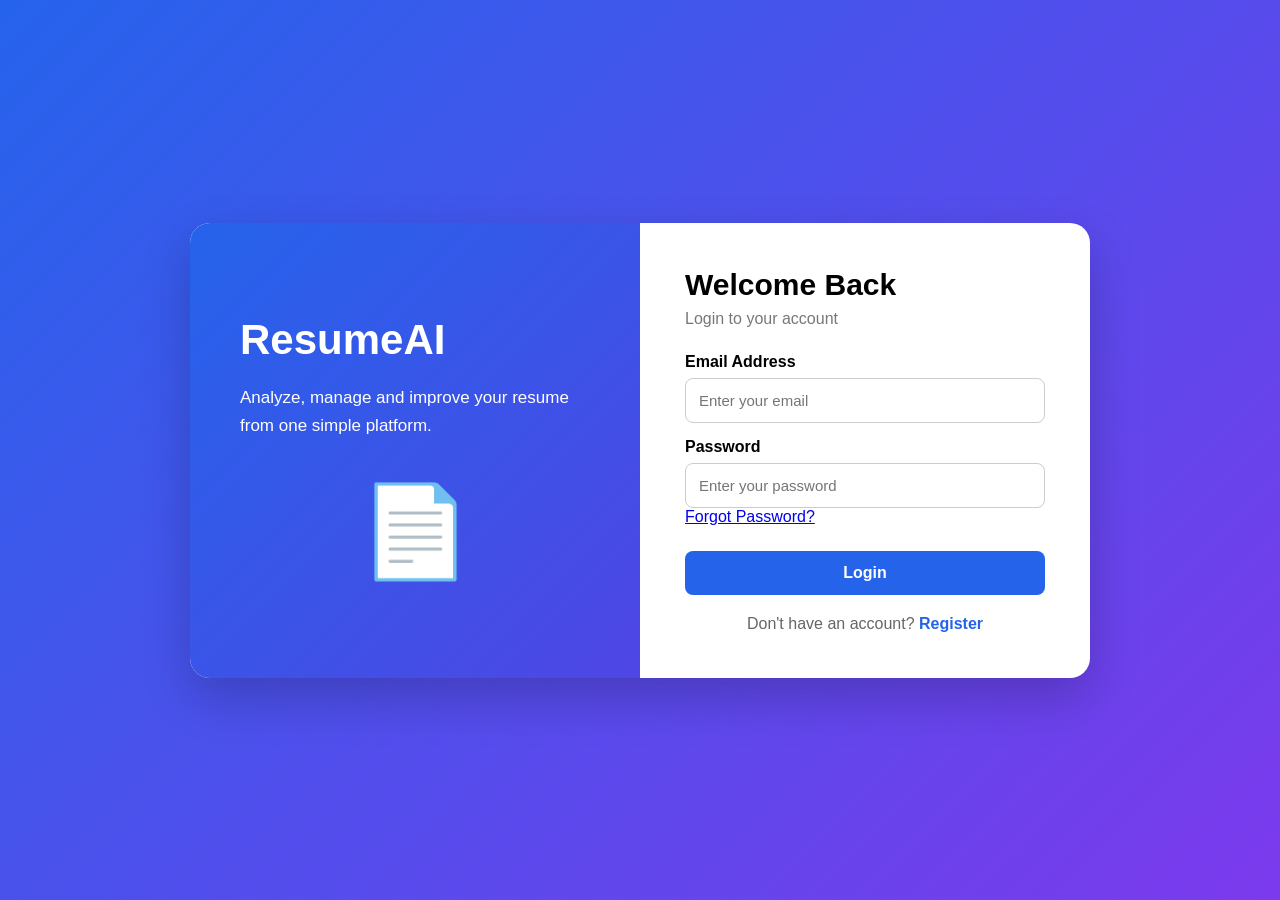
<file: index.html>
<!DOCTYPE html>
<html lang="en">
<head>
    <meta charset="UTF-8">
    <meta name="viewport" content="width=device-width, initial-scale=1.0">
    <title>ResumeAI - Login</title>
    <link rel="stylesheet" href="style.css">
</head>

<body>

<div class="auth-container">

    <div class="welcome">
        <h1>ResumeAI</h1>
        <p>
            Analyze, manage and improve your resume
            from one simple platform.
        </p>
        <div class="big-icon">📄</div>
    </div>

    <div class="auth-box">

        <!-- LOGIN -->

        <div id="loginForm">

            <h2>Welcome Back</h2>
            <p class="sub">Login to your account</p>

            <form onsubmit="loginUser(event)">

                <label>Email Address</label>

                <input
                    type="email"
                    id="loginEmail"
                    placeholder="Enter your email"
                    required
                >

                <small id="loginEmailError"></small>


                <label>Password</label>

                <input
                    type="password"
                    id="loginPassword"
                    placeholder="Enter your password"
                    required
                >
                <a href="forgot-password.html" class="forgot-link">
    Forgot Password?
</a>

                <small id="loginPasswordError"></small>
                

                <button type="submit">
                    Login
                </button>

            </form>

            <p class="switch">
                Don't have an account?

                <span onclick="showRegister()">
                    Register
                </span>
            </p>

            <p id="loginMessage"></p>

        </div>


        <!-- REGISTER -->

        <div id="registerForm" class="hidden">

            <h2>Create Account</h2>
            <p class="sub">Register your account</p>

            <form onsubmit="registerUser(event)">

                <label>Full Name</label>

                <input
                    type="text"
                    id="name"
                    placeholder="Enter your name"
                    required
                >

                <small id="nameError"></small>


                <label>Email Address</label>

                <input
                    type="email"
                    id="registerEmail"
                    placeholder="Enter your email"
                    required
                >

                <small id="registerEmailError"></small>


                <label>Password</label>

                <input
                    type="password"
                    id="registerPassword"
                    placeholder="Create password"
                    required
                >

                <small id="passwordError"></small>


                <label>Confirm Password</label>

                <input
                    type="password"
                    id="confirmPassword"
                    placeholder="Confirm password"
                    required
                >

                <small id="confirmPasswordError"></small>


                <button type="submit">
                    Register
                </button>

            </form>

            <p class="switch">
                Already have an account?

                <span onclick="showLogin()">
                    Login
                </span>
            </p>

            <p id="registerMessage"></p>

        </div>

    </div>

</div>


<script>

function showRegister() {

    document.getElementById("loginForm")
        .classList.add("hidden");

    document.getElementById("registerForm")
        .classList.remove("hidden");

}


function showLogin() {

    document.getElementById("registerForm")
        .classList.add("hidden");

    document.getElementById("loginForm")
        .classList.remove("hidden");

}


/* REGISTER */

function registerUser(event) {

    event.preventDefault();

    const name =
        document.getElementById("name").value.trim();

    const email =
        document.getElementById("registerEmail")
        .value.trim();

    const password =
        document.getElementById("registerPassword").value;

    const confirmPassword =
        document.getElementById("confirmPassword").value;


    let valid = true;


    document.querySelectorAll("small")
        .forEach(x => x.textContent = "");


    if (name === "") {

        document.getElementById("nameError")
            .textContent = "Name is required";

        valid = false;
    }


    const emailPattern =
        /^[^\s@]+@[^\s@]+\.[^\s@]+$/;


    if (!emailPattern.test(email)) {

        document.getElementById("registerEmailError")
            .textContent = "Enter a valid email";

        valid = false;
    }


    if (password.length < 8) {

        document.getElementById("passwordError")
            .textContent =
            "Password must contain at least 8 characters";

        valid = false;

    } else if (
        !/[A-Z]/.test(password) ||
        !/[a-z]/.test(password) ||
        !/[0-9]/.test(password)
    ) {

        document.getElementById("passwordError")
            .textContent =
            "Use uppercase, lowercase and number";

        valid = false;
    }


    if (password !== confirmPassword) {

        document.getElementById("confirmPasswordError")
            .textContent =
            "Passwords do not match";

        valid = false;
    }


    if (!valid) return;


    /* SAVE USER - DEMO ONLY */

    localStorage.setItem(
        "registeredName",
        name
    );

    localStorage.setItem(
        "registeredEmail",
        email
    );

    localStorage.setItem(
        "registeredPassword",
        password
    );


    document.getElementById("registerMessage")
        .textContent =
        "Registration successful! Please login.";

    document.getElementById("registerMessage")
        .className = "success";


    setTimeout(() => {

        showLogin();

        document.getElementById("loginEmail")
            .value = email;

    }, 1000);

}


/* LOGIN */

function loginUser(event) {

    event.preventDefault();


    const email =
        document.getElementById("loginEmail")
        .value.trim();

    const password =
        document.getElementById("loginPassword")
        .value;


    const registeredEmail =
        localStorage.getItem("registeredEmail");

    const registeredPassword =
        localStorage.getItem("registeredPassword");


    document.getElementById("loginEmailError")
        .textContent = "";

    document.getElementById("loginPasswordError")
        .textContent = "";

    document.getElementById("loginMessage")
        .textContent = "";


    if (
        email === registeredEmail &&
        password === registeredPassword
    ) {

        localStorage.setItem(
            "isLoggedIn",
            "true"
        );

        localStorage.setItem(
            "userEmail",
            email
        );


        window.location.href =
            "../resume-dashboard/dashboard.html";

    }

    else {

        document.getElementById("loginMessage")
            .textContent =
            "Invalid email or password";

        document.getElementById("loginMessage")
            .className = "error";

    }

}

</script>

</body>
</html>
</file>
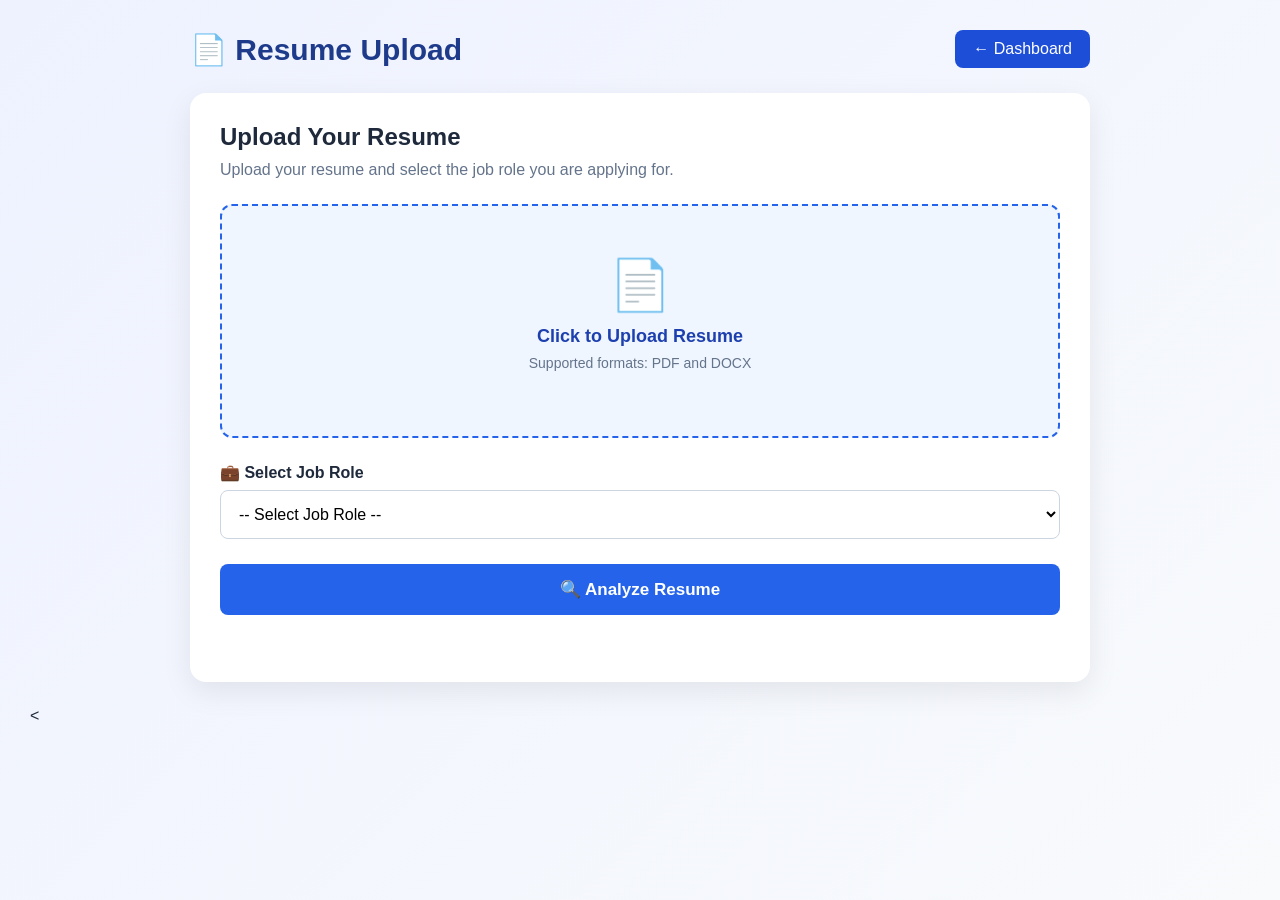
<file: art.html>
<!DOCTYPE html>
<html lang="en">

<head>

    <meta charset="UTF-8">

    <meta name="viewport"
          content="width=device-width, initial-scale=1.0">

    <title>Resume Upload - ResumeAI</title>

    <style>

        * {
            box-sizing: border-box;
            margin: 0;
            padding: 0;
        }

        body {

            font-family: Arial, sans-serif;

            background:
                linear-gradient(
                    135deg,
                    #eef2ff,
                    #f8fafc
                );

            min-height: 100vh;

            padding: 30px;

            color: #1e293b;
        }

        .container {

            max-width: 900px;

            margin: auto;
        }

        /* TOP BAR */

        .topbar {

            display: flex;

            justify-content: space-between;

            align-items: center;

            margin-bottom: 25px;
        }

        .topbar h1 {

            color: #1e3a8a;

            font-size: 30px;
        }

        .back-btn {

            text-decoration: none;

            background: #1d4ed8;

            color: white;

            padding: 10px 18px;

            border-radius: 8px;
        }

        .back-btn:hover {

            background: #1e40af;
        }

        /* CARD */

        .card {

            background: white;

            padding: 30px;

            border-radius: 16px;

            box-shadow:
                0 10px 30px
                rgba(0,0,0,0.08);

            margin-bottom: 25px;
        }

        .card h2 {

            margin-bottom: 10px;

            color: #1e293b;
        }

        .card p {

            color: #64748b;

            margin-bottom: 25px;
        }

        /* UPLOAD */

        .upload-box {

            border: 2px dashed #2563eb;

            padding: 50px 20px;

            text-align: center;

            border-radius: 12px;

            background: #eff6ff;

            cursor: pointer;

            display: block;

            transition: 0.2s;
        }

        .upload-box:hover {

            background: #dbeafe;
        }

        .upload-box input {

            display: none;
        }

        .upload-icon {

            font-size: 50px;

            margin-bottom: 12px;
        }

        .upload-title {

            font-size: 18px;

            font-weight: bold;

            color: #1e40af;
        }

        .upload-info {

            margin-top: 8px;

            color: #64748b;

            font-size: 14px;
        }

        .file-name {

            margin-top: 15px;

            font-weight: bold;

            color: #2563eb;

            word-break: break-word;
        }

        /* JOB ROLE */

        .job-section {

            margin-top: 25px;
        }

        .job-section label {

            font-weight: bold;

            display: block;

            margin-bottom: 8px;
        }

        select {

            width: 100%;

            padding: 14px;

            border: 1px solid #cbd5e1;

            border-radius: 8px;

            font-size: 16px;

            background: white;

            outline: none;
        }

        select:focus {

            border-color: #2563eb;

            box-shadow:
                0 0 0 3px
                rgba(37,99,235,0.15);
        }

        /* BUTTON */

        .analyze-btn {

            width: 100%;

            margin-top: 25px;

            padding: 15px;

            border: none;

            border-radius: 8px;

            background: #2563eb;

            color: white;

            font-size: 17px;

            font-weight: bold;

            cursor: pointer;
        }

        .analyze-btn:hover {

            background: #1d4ed8;
        }

        .analyze-btn:disabled {

            background: #94a3b8;

            cursor: not-allowed;
        }

        /* MESSAGE */

        #message {

            margin-top: 15px;

            text-align: center;

            font-weight: bold;

            min-height: 22px;
        }

        /* RESPONSIVE */

        @media (max-width: 700px) {

            body {

                padding: 15px;
            }

            .topbar {

                flex-direction: column;

                align-items: flex-start;

                gap: 15px;
            }

            .topbar h1 {

                font-size: 24px;
            }

            .card {

                padding: 20px;
            }

        }

    </style>

</head>


<body>


<div class="container">


    <!-- TOP BAR -->

    <div class="topbar">

        <h1>
            📄 Resume Upload
        </h1>

        <a
            href="dashboard.html"
            class="back-btn"
        >
            ← Dashboard
        </a>

    </div>


    <!-- MAIN CARD -->

    <div class="card">

        <h2>
            Upload Your Resume
        </h2>

        <p>
            Upload your resume and select
            the job role you are applying for.
        </p>


        <!-- RESUME UPLOAD -->

        <label
            class="upload-box"
            for="resume"
        >

            <div class="upload-icon">
                📄
            </div>

            <div class="upload-title">
                Click to Upload Resume
            </div>

            <div class="upload-info">
                Supported formats: PDF and DOCX
            </div>

            <input
                type="file"
                id="resume"
                accept=".pdf,.docx"
                onchange="showFile()"
            >

            <div
                class="file-name"
                id="fileName"
            ></div>

        </label>


        <!-- JOB ROLE -->

        <div class="job-section">

            <label for="jobRole">
                💼 Select Job Role
            </label>

            <select id="jobRole">

                <option value="">
                    -- Select Job Role --
                </option>

                <option value="Python Developer">
                    Python Developer
                </option>

                <option value="Data Scientist">
                    Data Scientist
                </option>

                <option value="Data Analyst">
                    Data Analyst
                </option>

                <option value="AI Engineer">
                    AI Engineer
                </option>

                <option value="Machine Learning Engineer">
                    Machine Learning Engineer
                </option>

                <option value="Deep Learning Engineer">
                    Deep Learning Engineer
                </option>

                <option value="Data Engineer">
                    Data Engineer
                </option>

                <option value="Web Developer">
                    Web Developer
                </option>

                <option value="Frontend Developer">
                    Frontend Developer
                </option>

                <option value="Backend Developer">
                    Backend Developer
                </option>

                <option value="Full Stack Developer">
                    Full Stack Developer
                </option>

                <option value="Java Developer">
                    Java Developer
                </option>

                <option value="Software Developer">
                    Software Developer
                </option>

                <option value="Software Engineer">
                    Software Engineer
                </option>

                <option value="Cloud Engineer">
                    Cloud Engineer
                </option>

                <option value="DevOps Engineer">
                    DevOps Engineer
                </option>

                <option value="Cybersecurity Analyst">
                    Cybersecurity Analyst
                </option>

                <option value="NLP Engineer">
                    NLP Engineer
                </option>

                <option value="Computer Vision Engineer">
                    Computer Vision Engineer
                </option>

                <option value="Database Administrator">
                    Database Administrator
                </option>

            </select>

        </div>


        <!-- ANALYZE -->

        <button
            class="analyze-btn"
            id="analyzeBtn"
            onclick="analyzeResume()"
        >
            🔍 Analyze Resume
        </button>


        <div id="message"></div>

    </div>

</div>



<<script>

    const API = "http://127.0.0.1:5000";


    function showFile() {

        const file =
            document.getElementById("resume").files[0];

        const fileName =
            document.getElementById("fileName");

        if (file) {

            fileName.textContent =
                "Selected: " + file.name;

        } else {

            fileName.textContent = "";

        }
    }


    async function analyzeResume() {

        const fileInput =
            document.getElementById("resume");

        const jobRole =
            document.getElementById("jobRole").value;

        const message =
            document.getElementById("message");

        const button =
            document.getElementById("analyzeBtn");


        // Resume check

        if (!fileInput.files.length) {

            message.textContent =
                "Please select your resume.";

            message.style.color = "#dc2626";

            return;
        }


        // Job role check

        if (!jobRole) {

            message.textContent =
                "Please select a job role.";

            message.style.color = "#dc2626";

            return;
        }


        const formData =
            new FormData();


        formData.append(
            "resume",
            fileInput.files[0]
        );


        formData.append(
            "job_role",
            jobRole
        );


        button.disabled = true;

        button.textContent =
            "⏳ Analyzing...";


        message.textContent =
            "Please wait, analyzing your resume...";

        message.style.color = "#2563eb";


        try {

            const response =
                await fetch(
                    API + "/api/ats/analyze",
                    {
                        method: "POST",
                        body: formData
                    }
                );


            const data =
                await response.json();


            console.log(
                "ATS Response:",
                data
            );


            if (!response.ok || !data.success) {

                message.textContent =
                    data.message ||
                    "ATS analysis failed.";

                message.style.color =
                    "#dc2626";

                return;
            }


            /*
             * IMPORTANT
             * Save ATS result
             */

            sessionStorage.setItem(
                "atsResult",
                JSON.stringify(data)
            );


            /*
             * Go directly to ATS result page
             */

            window.location.href =
                "ats-result.html";

        }


        catch (error) {

            console.error(
                "ATS Error:",
                error
            );


            message.textContent =
                "❌ Unable to connect to backend. Make sure Flask is running.";

            message.style.color =
                "#dc2626";

        }


        finally {

            button.disabled = false;

            button.textContent =
                "🔍 Analyze Resume";

        }

    }

</script>   


</body>

</html>
</file>
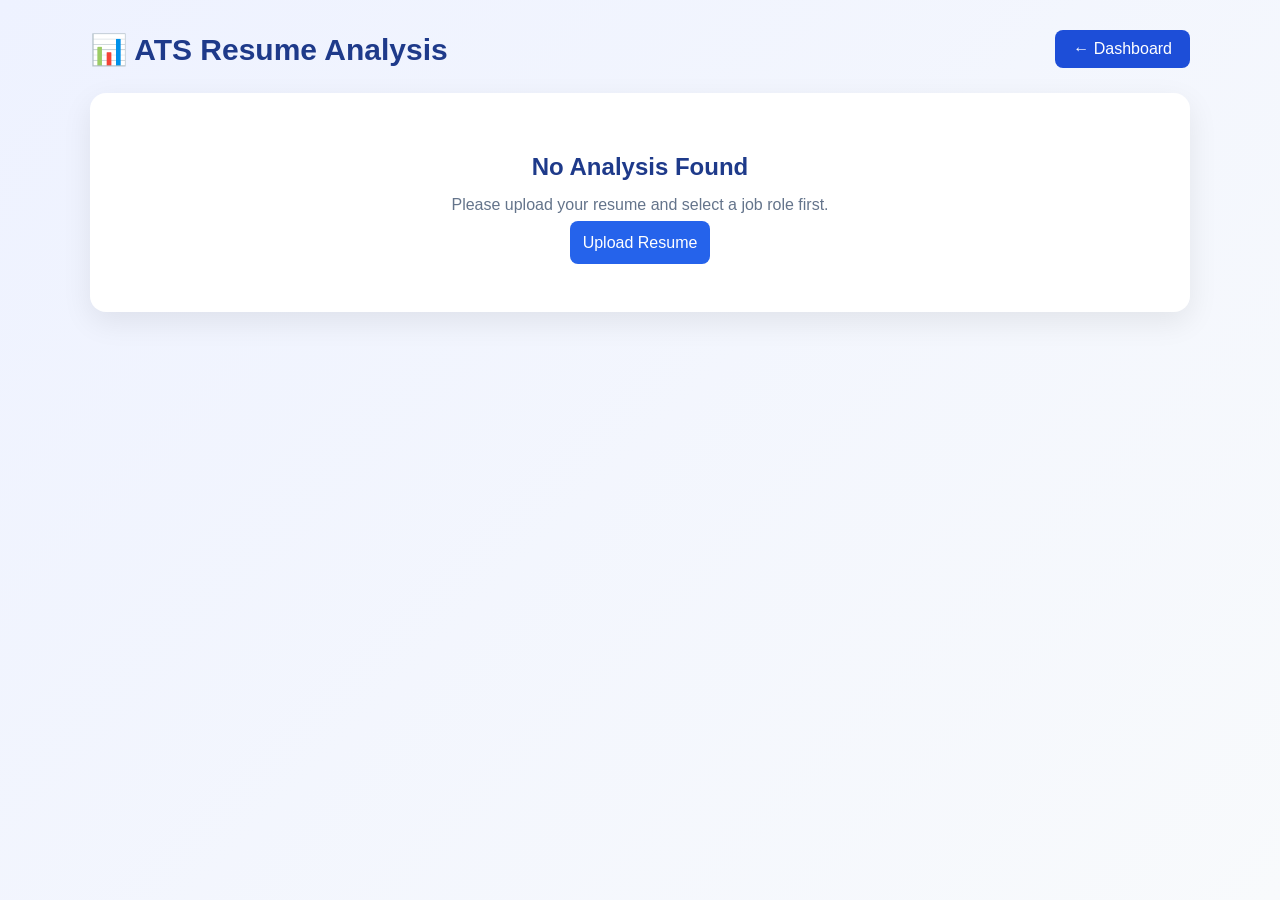
<file: ats-result.html>
<!DOCTYPE html>
<html lang="en">

<head>

    <meta charset="UTF-8">

    <meta name="viewport"
          content="width=device-width, initial-scale=1.0">

    <title>ATS Resume Analysis</title>


    <style>

        * {
            box-sizing: border-box;
            margin: 0;
            padding: 0;
        }


        body {

            font-family: Arial, sans-serif;

            background:
                linear-gradient(
                    135deg,
                    #eef2ff,
                    #f8fafc
                );

            min-height: 100vh;

            padding: 30px;

            color: #1e293b;
        }


        .container {

            max-width: 1100px;

            margin: auto;
        }


        .topbar {

            display: flex;

            justify-content: space-between;

            align-items: center;

            margin-bottom: 25px;
        }


        .topbar h1 {

            font-size: 30px;

            color: #1e3a8a;
        }


        .back-btn {

            text-decoration: none;

            background: #1d4ed8;

            color: white;

            padding: 10px 18px;

            border-radius: 8px;

            transition: 0.2s;
        }


        .back-btn:hover {

            background: #1e40af;
        }


        .card {

            background: white;

            padding: 30px;

            border-radius: 16px;

            box-shadow:
                0 10px 30px
                rgba(0,0,0,0.08);

            margin-bottom: 25px;
        }


        .score-section {

            display: flex;

            justify-content: center;

            align-items: center;

            margin: 30px 0;
        }


        .score-circle {

            width: 200px;

            height: 200px;

            border-radius: 50%;

            background:
                conic-gradient(
                    #2563eb var(--score, 0%),
                    #e2e8f0 0
                );

            display: flex;

            justify-content: center;

            align-items: center;
        }


        .score-inner {

            width: 150px;

            height: 150px;

            background: white;

            border-radius: 50%;

            display: flex;

            flex-direction: column;

            justify-content: center;

            align-items: center;
        }


        .score {

            font-size: 42px;

            font-weight: bold;

            color: #1d4ed8;
        }


        .status {

            margin-top: 8px;

            color: #64748b;

            font-size: 18px;
        }


        .role {

            text-align: center;

            color: #1e3a8a;

            margin-top: 10px;
        }


        .grid {

            display: grid;

            grid-template-columns:
                repeat(2, 1fr);

            gap: 20px;

            margin-bottom: 25px;
        }


        .skill-box {

            background: white;

            padding: 25px;

            border-radius: 14px;

            box-shadow:
                0 5px 20px
                rgba(0,0,0,0.06);
        }


        .skill-box h2 {

            margin-bottom: 15px;
        }


        .skills {

            display: flex;

            flex-wrap: wrap;

            gap: 8px;
        }


        .skill {

            padding: 8px 13px;

            border-radius: 20px;

            font-size: 13px;

            font-weight: 500;
        }


        .matched {

            background: #dcfce7;

            color: #166534;
        }


        .missing {

            background: #fee2e2;

            color: #991b1b;
        }


        .analysis-list {

            list-style: none;

            margin-top: 15px;
        }


        .analysis-list li {

            padding: 10px;

            border-bottom:
                1px solid #e2e8f0;

            font-size: 16px;
        }


        .suggestion {

            background: #eff6ff;

            color: #1e40af;

            padding: 13px;

            margin-top: 10px;

            border-radius: 8px;
        }


        .button-area {

            display: flex;

            gap: 15px;

            margin-top: 20px;
        }


        .btn {

            flex: 1;

            padding: 13px;

            border: none;

            border-radius: 8px;

            background: #2563eb;

            color: white;

            font-size: 16px;

            cursor: pointer;

            text-decoration: none;

            text-align: center;
        }


        .btn:hover {

            background: #1d4ed8;
        }


        .empty {

            text-align: center;

            padding: 60px 20px;
        }


        .empty h2 {

            margin-bottom: 15px;

            color: #1e3a8a;
        }


        .empty p {

            color: #64748b;

            margin-bottom: 20px;
        }


        @media (max-width: 700px) {

            body {

                padding: 15px;
            }


            .grid {

                grid-template-columns: 1fr;
            }


            .topbar {

                flex-direction: column;

                align-items: flex-start;

                gap: 15px;
            }


            .button-area {

                flex-direction: column;
            }

        }

    </style>

</head>


<body>


<div class="container">


    <!-- TOP BAR -->

    <div class="topbar">

        <h1>
            📊 ATS Resume Analysis
        </h1>


        <a
            href="dashboard.html"
            class="back-btn"
        >
            ← Dashboard
        </a>

    </div>



    <!-- RESULT -->

    <div id="result">


        <!-- SCORE -->

        <div class="card">

            <h2>
                ATS Score
            </h2>


            <div class="score-section">

                <div
                    class="score-circle"
                    id="scoreCircle"
                >

                    <div class="score-inner">

                        <div
                            class="score"
                            id="score"
                        >
                            0
                        </div>


                        <div
                            class="status"
                            id="status"
                        >
                        </div>

                    </div>

                </div>

            </div>


            <h2
                class="role"
                id="roleResult"
            >
            </h2>

        </div>



        <!-- SKILLS -->

        <div class="grid">


            <div class="skill-box">

                <h2>
                    ✅ Matched Skills
                </h2>


                <div
                    class="skills"
                    id="matchedSkills"
                >
                </div>

            </div>



            <div class="skill-box">

                <h2>
                    ❌ Missing Skills
                </h2>


                <div
                    class="skills"
                    id="missingSkills"
                >
                </div>

            </div>


        </div>



        <!-- ANALYSIS -->

        <div class="card">

            <h2>
                📋 Resume Analysis
            </h2>


            <ul
                class="analysis-list"
                id="analysis"
            >
            </ul>

        </div>



        <!-- SUGGESTIONS -->

        <div class="card">

            <h2>
                💡 Improvement Suggestions
            </h2>


            <div id="suggestions">
            </div>

        </div>



        <!-- BUTTONS -->

        <div class="button-area">

            <a
                href="art.html"
                class="btn"
            >
                ← Analyze Another Resume
            </a>


            <a
                href="history.html"
                class="btn"
            >
                📜 View History
            </a>

        </div>

    </div>



    <!-- NO RESULT -->

    <div
        class="card empty"
        id="noResult"
        style="display:none;"
    >

        <h2>
            No Analysis Found
        </h2>


        <p>
            Please upload your resume and
            select a job role first.
        </p>


        <a
            href="art.html"
            class="btn"
        >
            Upload Resume
        </a>

    </div>


</div>



<script>


    // Get ATS result from sessionStorage

    const savedData =
        sessionStorage.getItem("atsResult");


    if (!savedData) {

        document.getElementById("result")
            .style.display = "none";

        document.getElementById("noResult")
            .style.display = "block";

    }

    else {

        try {

            const data =
                JSON.parse(savedData);


            displayResult(data);

        }

        catch (error) {

            console.error(
                "Result Error:",
                error
            );

            document.getElementById("result")
                .style.display = "none";

            document.getElementById("noResult")
                .style.display = "block";

        }

    }



    function displayResult(data) {


        // SCORE

        document.getElementById("score")
            .textContent =
            data.score + "%";


        document.getElementById("status")
            .textContent =
            data.status;


        document.getElementById("roleResult")
            .textContent =
            "Job Role: " + data.job_role;


        document.getElementById("scoreCircle")
            .style.setProperty(
                "--score",
                data.score + "%"
            );



        // MATCHED SKILLS

        const matched =
            document.getElementById(
                "matchedSkills"
            );


        matched.innerHTML = "";


        if (
            data.matched_skills &&
            data.matched_skills.length > 0
        ) {

            data.matched_skills.forEach(
                skill => {

                    const span =
                        document.createElement(
                            "span"
                        );


                    span.className =
                        "skill matched";


                    span.textContent =
                        skill;


                    matched.appendChild(span);

                }
            );

        }

        else {

            matched.innerHTML =
                "<span>No matched skills</span>";

        }



        // MISSING SKILLS

        const missing =
            document.getElementById(
                "missingSkills"
            );


        missing.innerHTML = "";


        if (
            data.missing_skills &&
            data.missing_skills.length > 0
        ) {

            data.missing_skills.forEach(
                skill => {

                    const span =
                        document.createElement(
                            "span"
                        );


                    span.className =
                        "skill missing";


                    span.textContent =
                        skill;


                    missing.appendChild(span);

                }
            );

        }

        else {

            missing.innerHTML =
                "<span>No missing skills 🎉</span>";

        }



        // RESUME ANALYSIS

        const analysis =
            document.getElementById(
                "analysis"
            );


        analysis.innerHTML = "";


        if (data.sections) {

            Object.entries(
                data.sections
            ).forEach(
                ([section, found]) => {

                    const li =
                        document.createElement(
                            "li"
                        );


                    li.textContent =
                        section.toUpperCase()
                        + ": "
                        + (
                            found
                            ? "✅ Found"
                            : "❌ Missing"
                        );


                    analysis.appendChild(li);

                }
            );

        }



        // EMAIL

        const email =
            document.createElement("li");


        email.textContent =
            "Email: "
            + (
                data.email_found
                ? "✅ Found"
                : "❌ Not Found"
            );


        analysis.appendChild(email);



        // PHONE

        const phone =
            document.createElement("li");


        phone.textContent =
            "Phone: "
            + (
                data.phone_found
                ? "✅ Found"
                : "❌ Not Found"
            );


        analysis.appendChild(phone);



        // SUGGESTIONS

        const suggestions =
            document.getElementById(
                "suggestions"
            );


        suggestions.innerHTML = "";


        if (
            data.suggestions &&
            data.suggestions.length > 0
        ) {

            data.suggestions.forEach(
                suggestion => {

                    const div =
                        document.createElement(
                            "div"
                        );


                    div.className =
                        "suggestion";


                    div.textContent =
                        "💡 " + suggestion;


                    suggestions.appendChild(div);

                }
            );

        }

        else {

            suggestions.innerHTML =
                "<div class='suggestion'>🎉 Your resume looks good!</div>";

        }

    }

</script>


</body>

</html>
</file>
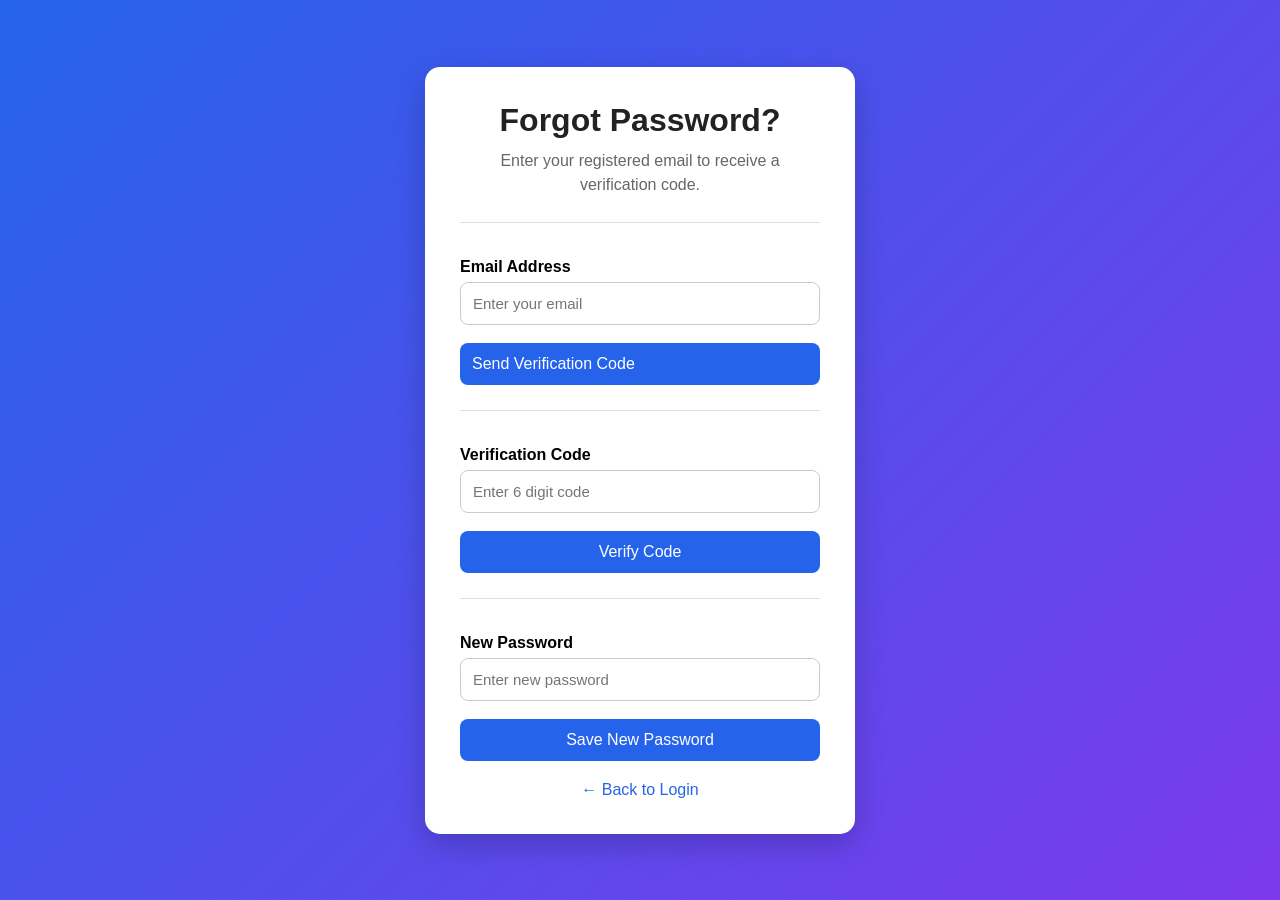
<file: forgot-password.html>
<!DOCTYPE html>
<html lang="en">

<head>
    <meta charset="UTF-8">

    <meta
        name="viewport"
        content="width=device-width, initial-scale=1.0"
    >

    <title>Forgot Password - ResumeAI</title>

    <style>

        * {
            box-sizing: border-box;
            margin: 0;
            padding: 0;
        }

        body {
            font-family: Arial, sans-serif;

            min-height: 100vh;

            display: flex;
            justify-content: center;
            align-items: center;

            background:
                linear-gradient(
                    135deg,
                    #2563eb,
                    #7c3aed
                );

            padding: 20px;
        }

        .box {
            width: 100%;
            max-width: 430px;

            background: white;

            padding: 35px;

            border-radius: 15px;

            box-shadow:
                0 10px 30px
                rgba(0, 0, 0, 0.2);
        }

        h1 {
            text-align: center;

            color: #222;

            margin-bottom: 10px;
        }

        .description {
            text-align: center;

            color: #666;

            margin-bottom: 25px;

            line-height: 1.5;
        }

        label {
            display: block;

            margin-top: 15px;

            margin-bottom: 6px;

            font-weight: bold;
        }

        input {
            width: 100%;

            padding: 12px;

            border: 1px solid #ccc;

            border-radius: 8px;

            font-size: 15px;
        }

        button {
            width: 100%;

            margin-top: 18px;

            padding: 12px;

            border: none;

            border-radius: 8px;

            background: #2563eb;

            color: white;

            font-size: 16px;

            cursor: pointer;
        }
        #sendCodeBtn {
    display: flex;
    justify-content: space-between;
    align-items: center;
}

#countdown {
    font-size: 15px;
    font-weight: bold;
    min-width: 45px;
    text-align: right;
}

#sendCodeBtn:disabled {
    background: #9ca3af;
    cursor: not-allowed;
}

        button:hover {
            background: #1d4ed8;
        }

        .message {
            margin-top: 15px;

            text-align: center;

            font-size: 14px;
        }

        .back {
            display: block;

            margin-top: 20px;

            text-align: center;

            color: #2563eb;

            text-decoration: none;
        }

        .back:hover {
            text-decoration: underline;
        }

        .section {
            margin-top: 25px;

            padding-top: 20px;

            border-top: 1px solid #ddd;
        }
        

    </style>

</head>

<body>

<div class="box">

    <h1>Forgot Password?</h1>

    <p class="description">
        Enter your registered email to receive
        a verification code.
    </p>


    <!-- EMAIL -->

    <div class="section">

        <label for="email">
            Email Address
        </label>

        <input
            type="email"
            id="email"
            placeholder="Enter your email"
        >

        <button id="sendCodeBtn" onclick="sendCode()">
            <span>Send Verification Code</span>
            <span id="countdown"></span>
        </button>

    </div>


    <!-- OTP -->

    <div class="section">

        <label for="code">
            Verification Code
        </label>

        <input
            type="text"
            id="code"
            placeholder="Enter 6 digit code"
            maxlength="6"
        >

        <button onclick="verifyCode()">
            Verify Code
        </button>

    </div>


    <!-- NEW PASSWORD -->

    <div class="section">

        <label for="newPassword">
            New Password
        </label>

        <input
            type="password"
            id="newPassword"
            placeholder="Enter new password"
        >

        <button onclick="resetPassword()">
            Save New Password
        </button>

    </div>


    <p
        id="message"
        class="message"
    ></p>


    <a
        href="index.html"
        class="back"
    >
        ← Back to Login
    </a>

</div>


<script>

const API =
    "http://127.0.0.1:5000";


// SEND CODE

let countdownTimer;

async function sendCode() {

    const email =
        document
        .getElementById("email")
        .value
        .trim();

    const button =
        document.getElementById("sendCodeBtn");

    const countdown =
        document.getElementById("countdown");


    // Check email
    if (!email) {

        showMessage(
            "Please enter your email."
        );

        return;
    }


    // Email validation
    const emailPattern =
        /^[^\s@]+@[^\s@]+\.[^\s@]+$/;

    if (!emailPattern.test(email)) {

        showMessage(
            "Please enter a valid email address."
        );

        return;
    }


    // Disable button
    button.disabled = true;


    // Start countdown
    let seconds = 60;

    countdown.textContent =
        seconds + "s";


    countdownTimer =
        setInterval(function () {

            seconds--;

            countdown.textContent =
                seconds + "s";


            if (seconds <= 0) {

                clearInterval(
                    countdownTimer
                );

                button.disabled = false;

                countdown.textContent = "";

            }

        }, 1000);


    try {

        const response =
            await fetch(
                API +
                "/api/forgot-password",
                {

                    method: "POST",

                    headers: {
                        "Content-Type":
                            "application/json"
                    },

                    body: JSON.stringify({
                        email: email
                    })

                }
            );


        const data =
            await response.json();


        if (response.ok) {

            showMessage(
                "Verification code sent to your email."
            );

        } else {

            showMessage(
                data.message ||
                "Unable to send verification code."
            );

        }


    } catch (error) {

        console.error(error);

        showMessage(
            "Unable to connect to server."
        );

    }

}

// VERIFY CODE

async function verifyCode() {

    const email =
        document
        .getElementById("email")
        .value
        .trim();


    const code =
        document
        .getElementById("code")
        .value
        .trim();


    if (!email || !code) {

        showMessage(
            "Enter email and verification code."
        );

        return;
    }


    try {

        const response =
            await fetch(
                API +
                "/api/verify-code",
                {

                    method: "POST",

                    headers: {
                        "Content-Type":
                            "application/json"
                    },

                    body: JSON.stringify({

                        email: email,

                        code: code

                    })

                }
            );


        const data =
            await response.json();


        showMessage(
            data.message
        );


    } catch (error) {

        showMessage(
            "Unable to connect to server."
        );

    }

}


// RESET PASSWORD

async function resetPassword() {

    const email =
        document
        .getElementById("email")
        .value
        .trim();


    const password =
        document
        .getElementById("newPassword")
        .value;


    if (!email || !password) {

        showMessage(
            "Enter email and new password."
        );

        return;
    }


    try {

        const response =
            await fetch(
                API +
                "/api/reset-password",
                {

                    method: "POST",

                    headers: {
                        "Content-Type":
                            "application/json"
                    },

                    body: JSON.stringify({

                        email: email,

                        new_password:
                            password

                    })

                }
            );


        const data =
            await response.json();


        showMessage(
            data.message
        );


        if (data.success) {

            setTimeout(
                function() {

                    window.location.href =
                        "index.html";

                },
                1500
            );

        }


    } catch (error) {

        showMessage(
            "Unable to connect to server."
        );

    }

}


// MESSAGE

function showMessage(text) {

    document
        .getElementById("message")
        .textContent = text;

}

</script>

</body>

</html>
</file>
<file: style.css>
* {
    margin: 0;
    padding: 0;
    box-sizing: border-box;
}

body {
    font-family: Arial, sans-serif;
    min-height: 100vh;

    display: flex;
    justify-content: center;
    align-items: center;

    background: linear-gradient(
        135deg,
        #2563eb,
        #7c3aed
    );

    padding: 20px;
}

.auth-container {
    width: 900px;
    max-width: 100%;

    background: white;

    border-radius: 20px;

    overflow: hidden;

    display: grid;
    grid-template-columns: 1fr 1fr;

    box-shadow:
        0 20px 50px rgba(0,0,0,.2);
}

.welcome {
    background: linear-gradient(
        135deg,
        #2563eb,
        #4f46e5
    );

    color: white;

    padding: 50px;

    display: flex;
    flex-direction: column;
    justify-content: center;
}

.welcome h1 {
    font-size: 42px;
    margin-bottom: 20px;
}

.welcome p {
    line-height: 1.6;
    font-size: 17px;
}

.big-icon {
    font-size: 90px;
    text-align: center;
    margin-top: 40px;
}

.auth-box {
    padding: 45px;
}

.auth-box h2 {
    font-size: 30px;
    margin-bottom: 8px;
}

.sub {
    color: #777;
    margin-bottom: 25px;
}

label {
    display: block;
    margin: 15px 0 7px;
    font-weight: bold;
}

input {
    width: 100%;
    padding: 13px;

    border: 1px solid #ccc;

    border-radius: 8px;

    font-size: 15px;
}

input:focus {
    outline: none;
    border-color: #2563eb;
}

small {
    display: block;
    color: #dc2626;
    margin-top: 5px;
}

button {
    width: 100%;
    padding: 13px;

    border: none;

    border-radius: 8px;

    background: #2563eb;
    color: white;

    font-size: 16px;
    font-weight: bold;

    cursor: pointer;

    margin-top: 20px;
}

button:hover {
    background: #1d4ed8;
}

.switch {
    text-align: center;
    margin-top: 20px;
    color: #666;
}

.switch span {
    color: #2563eb;
    font-weight: bold;
    cursor: pointer;
}

.hidden {
    display: none;
}

.success {
    color: #16a34a;
    text-align: center;
    margin-top: 15px;
}

.error {
    color: #dc2626;
    text-align: center;
    margin-top: 15px;
}

@media(max-width:700px) {

    .auth-container {
        grid-template-columns: 1fr;
    }

    .welcome {
        padding: 30px;
        text-align: center;
    }

    .welcome h1 {
        font-size: 32px;
    }

    .big-icon {
        font-size: 60px;
        margin-top: 20px;
    }

    .auth-box {
        padding: 30px 20px;
    }
}
</file>
